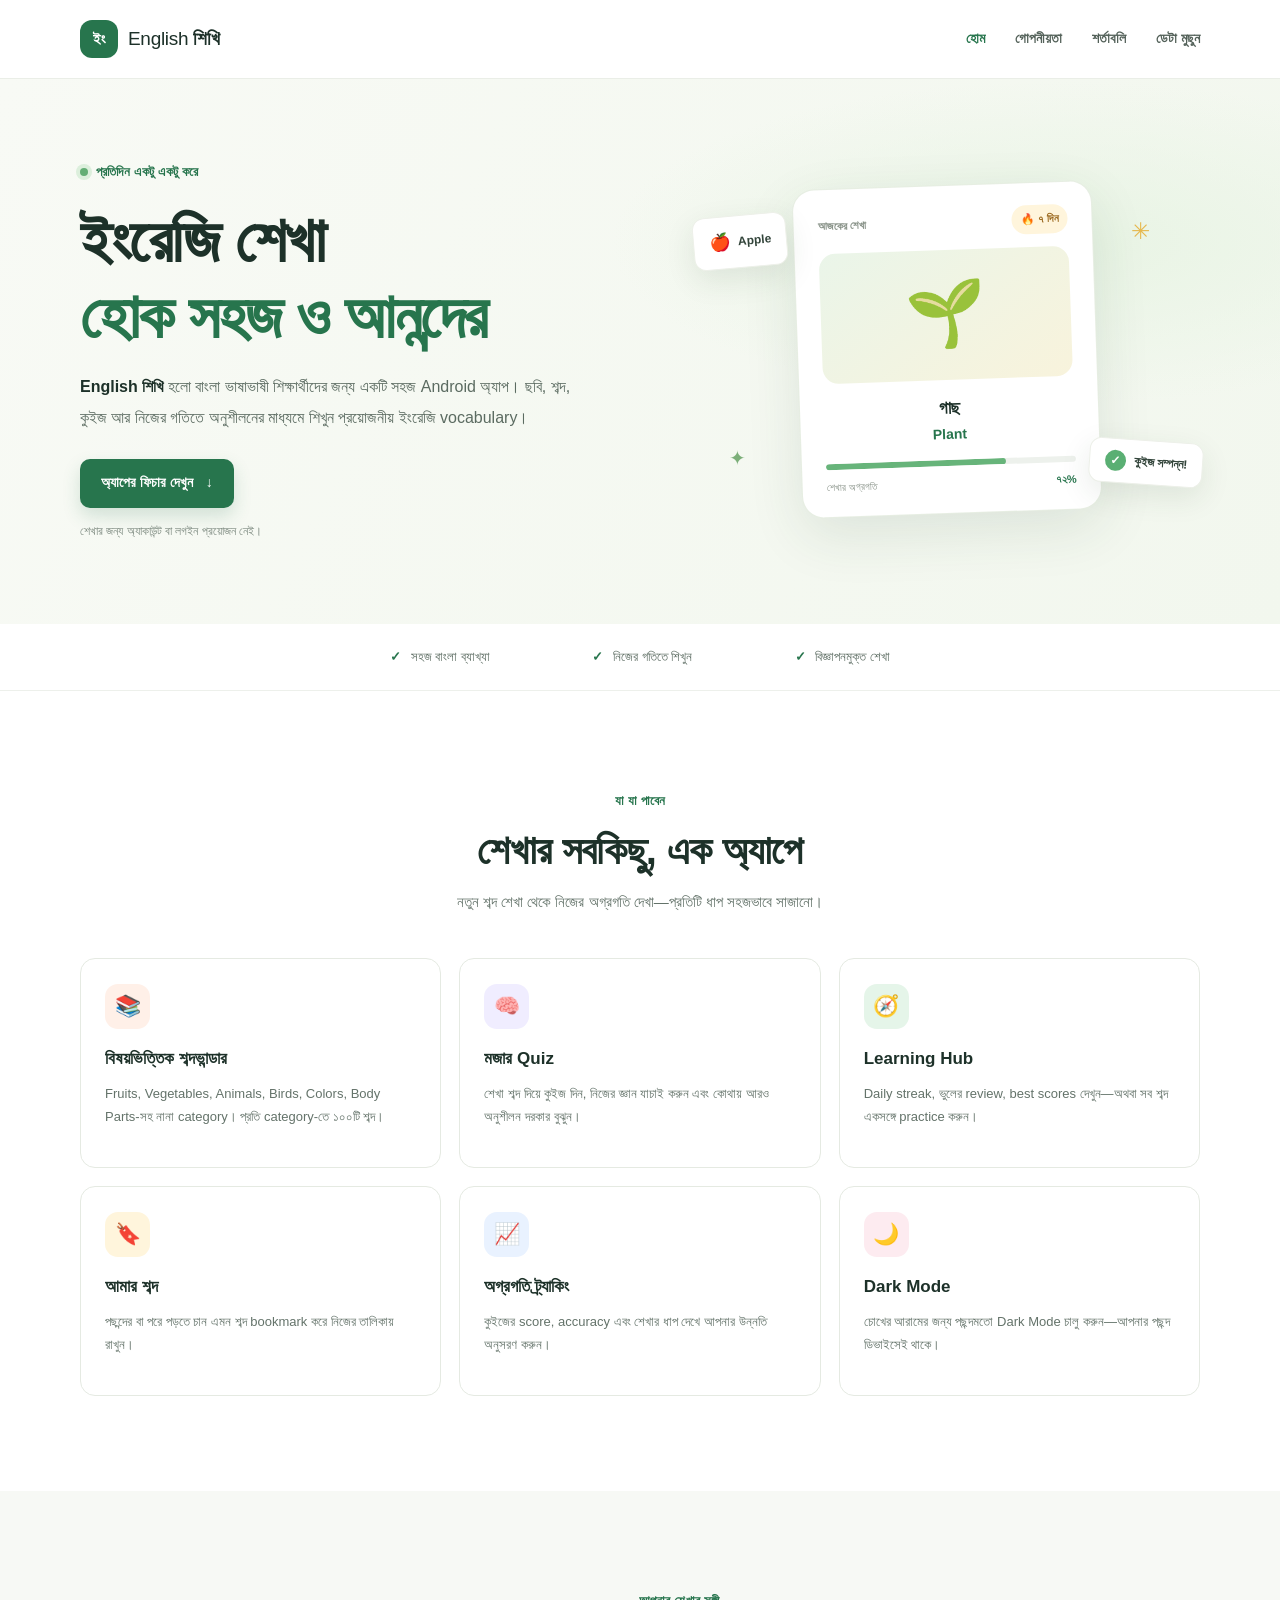
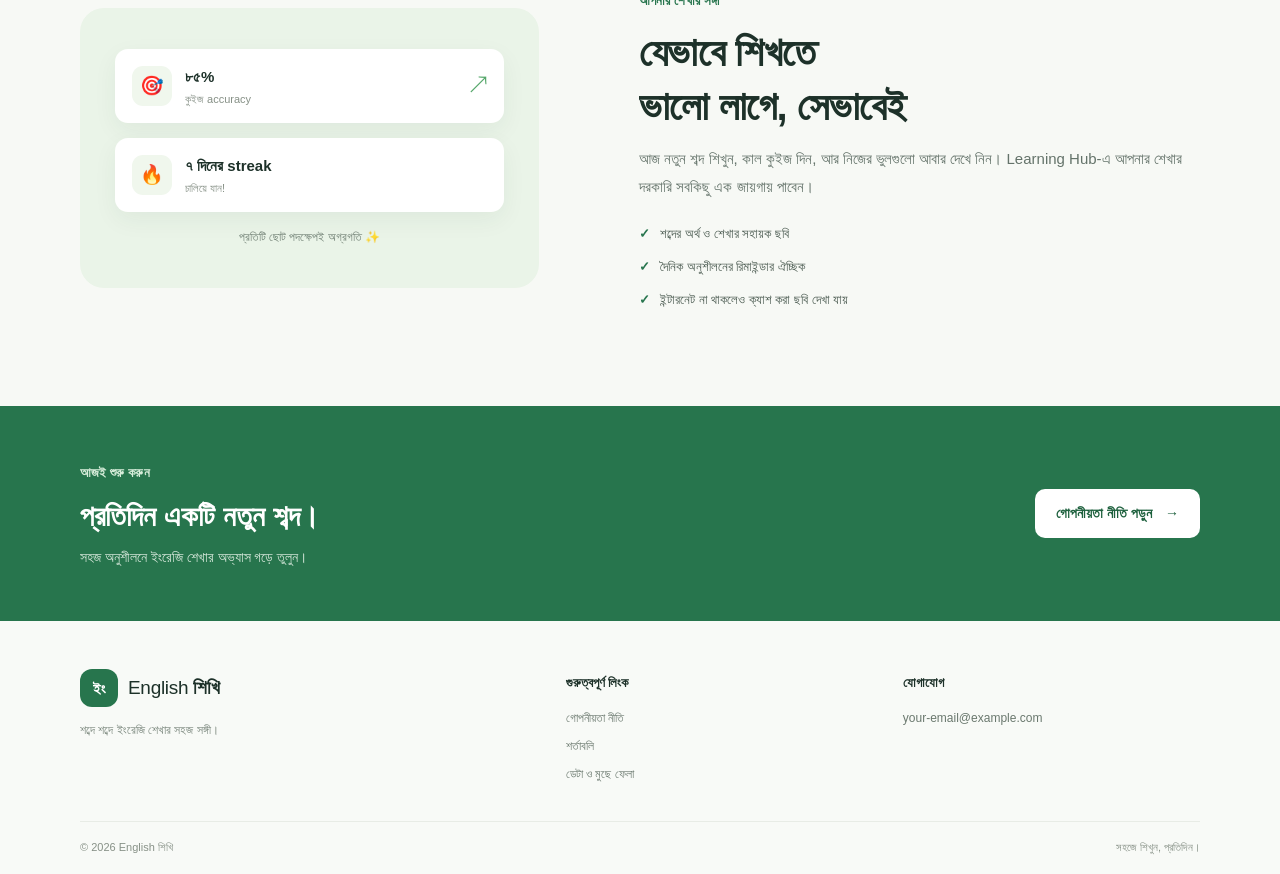
<file: index.html>
<!doctype html>
<html lang="bn">
<head>
  <meta charset="utf-8">
  <meta name="viewport" content="width=device-width, initial-scale=1">
  <meta name="theme-color" content="#f6f8f3">
  <meta name="description" content="English শিখি — প্রতিদিনের ইংরেজি শব্দ শেখা, কুইজ ও শেখার অগ্রগতি এক জায়গায়।">
  <title>English শিখি — সহজে শিখুন, প্রতিদিন</title>
  <link rel="stylesheet" href="styles.css">
  <script src="script.js" defer></script>
</head>
<body>
  <a class="skip-link" href="#main">মূল কনটেন্টে যান</a>
  <header class="site-header">
    <div class="container header-inner">
      <a class="brand" href="index.html" aria-label="English শিখি হোম">
        <span class="brand-mark" aria-hidden="true">ইং</span>
        <span>English <strong>শিখি</strong></span>
      </a>
      <button class="menu-toggle" type="button" aria-expanded="false" aria-controls="primary-nav" aria-label="মেনু খুলুন"><span></span><span></span><span></span></button>
      <nav class="primary-nav" id="primary-nav" aria-label="প্রধান নেভিগেশন">
        <a href="index.html" aria-current="page">হোম</a>
        <a href="privacy-policy.html">গোপনীয়তা</a>
        <a href="terms.html">শর্তাবলি</a>
        <a href="data-deletion.html">ডেটা মুছুন</a>
      </nav>
    </div>
  </header>
  <main id="main">
    <section class="hero">
      <div class="container hero-grid">
        <div class="hero-copy">
          <span class="eyebrow"><span class="eyebrow-dot"></span> প্রতিদিন একটু একটু করে</span>
          <h1>ইংরেজি শেখা<br><span class="text-accent">হোক সহজ ও আনন্দের</span></h1>
          <p class="hero-description"><strong>English শিখি</strong> হলো বাংলা ভাষাভাষী শিক্ষার্থীদের জন্য একটি সহজ Android অ্যাপ। ছবি, শব্দ, কুইজ আর নিজের গতিতে অনুশীলনের মাধ্যমে শিখুন প্রয়োজনীয় ইংরেজি vocabulary।</p>
          <a class="button button-primary" href="#features">অ্যাপের ফিচার দেখুন <span aria-hidden="true">↓</span></a>
          <p class="hero-note">শেখার জন্য অ্যাকাউন্ট বা লগইন প্রয়োজন নেই।</p>
        </div>
        <div class="hero-art" aria-label="শেখার কার্ডের অলংকারমূলক চিত্র">
          <div class="floating-chip chip-one"><span aria-hidden="true">🍎</span> Apple</div>
          <div class="learning-card">
            <div class="card-top"><span class="tiny-label">আজকের শেখা</span><span class="streak">🔥 ৭ দিন</span></div>
            <div class="big-emoji" aria-hidden="true">🌱</div>
            <p class="word-bengali">গাছ</p><p class="word-english">Plant</p>
            <div class="card-progress"><span></span></div>
            <div class="card-bottom"><span>শেখার অগ্রগতি</span><strong>৭২%</strong></div>
          </div>
          <div class="floating-chip chip-two"><span class="check-icon" aria-hidden="true">✓</span> কুইজ সম্পন্ন!</div>
          <span class="art-sparkle sparkle-one" aria-hidden="true">✳</span><span class="art-sparkle sparkle-two" aria-hidden="true">✦</span>
        </div>
      </div>
    </section>
    <section class="trust-strip" aria-label="অ্যাপের বৈশিষ্ট্য">
      <div class="container trust-inner"><span><b>✓</b> সহজ বাংলা ব্যাখ্যা</span><span><b>✓</b> নিজের গতিতে শিখুন</span><span><b>✓</b> বিজ্ঞাপনমুক্ত শেখা</span></div>
    </section>
    <section class="section features-section" id="features">
      <div class="container">
        <div class="section-heading"><span class="eyebrow">যা যা পাবেন</span><h2>শেখার সবকিছু, এক অ্যাপে</h2><p>নতুন শব্দ শেখা থেকে নিজের অগ্রগতি দেখা—প্রতিটি ধাপ সহজভাবে সাজানো।</p></div>
        <div class="feature-grid">
          <article class="feature-card"><span class="feature-icon icon-peach" aria-hidden="true">📚</span><h3>বিষয়ভিত্তিক শব্দভান্ডার</h3><p>Fruits, Vegetables, Animals, Birds, Colors, Body Parts-সহ নানা category। প্রতি category-তে ১০০টি শব্দ।</p></article>
          <article class="feature-card"><span class="feature-icon icon-lilac" aria-hidden="true">🧠</span><h3>মজার Quiz</h3><p>শেখা শব্দ দিয়ে কুইজ দিন, নিজের জ্ঞান যাচাই করুন এবং কোথায় আরও অনুশীলন দরকার বুঝুন।</p></article>
          <article class="feature-card"><span class="feature-icon icon-mint" aria-hidden="true">🧭</span><h3>Learning Hub</h3><p>Daily streak, ভুলের review, best scores দেখুন—অথবা সব শব্দ একসঙ্গে practice করুন।</p></article>
          <article class="feature-card"><span class="feature-icon icon-yellow" aria-hidden="true">🔖</span><h3>আমার শব্দ</h3><p>পছন্দের বা পরে পড়তে চান এমন শব্দ bookmark করে নিজের তালিকায় রাখুন।</p></article>
          <article class="feature-card"><span class="feature-icon icon-blue" aria-hidden="true">📈</span><h3>অগ্রগতি ট্র্যাকিং</h3><p>কুইজের score, accuracy এবং শেখার ধাপ দেখে আপনার উন্নতি অনুসরণ করুন।</p></article>
          <article class="feature-card"><span class="feature-icon icon-pink" aria-hidden="true">🌙</span><h3>Dark Mode</h3><p>চোখের আরামের জন্য পছন্দমতো Dark Mode চালু করুন—আপনার পছন্দ ডিভাইসেই থাকে।</p></article>
        </div>
      </div>
    </section>
    <section class="section learning-section">
      <div class="container learning-grid">
        <div class="learning-visual"><div class="mini-stat"><span class="mini-stat-icon" aria-hidden="true">🎯</span><div><strong>৮৫%</strong><small>কুইজ accuracy</small></div><span class="up-arrow" aria-hidden="true">↗</span></div><div class="mini-stat"><span class="mini-stat-icon" aria-hidden="true">🔥</span><div><strong>৭ দিনের streak</strong><small>চালিয়ে যান!</small></div></div><div class="visual-caption">প্রতিটি ছোট পদক্ষেপই অগ্রগতি ✨</div></div>
        <div class="learning-copy"><span class="eyebrow">আপনার শেখার সঙ্গী</span><h2>যেভাবে শিখতে<br>ভালো লাগে, সেভাবেই</h2><p>আজ নতুন শব্দ শিখুন, কাল কুইজ দিন, আর নিজের ভুলগুলো আবার দেখে নিন। Learning Hub-এ আপনার শেখার দরকারি সবকিছু এক জায়গায় পাবেন।</p><ul class="check-list"><li>শব্দের অর্থ ও শেখার সহায়ক ছবি</li><li>দৈনিক অনুশীলনের রিমাইন্ডার ঐচ্ছিক</li><li>ইন্টারনেট না থাকলেও ক্যাশ করা ছবি দেখা যায়</li></ul></div>
      </div>
    </section>
    <section class="cta-section"><div class="container cta-inner"><div><span class="eyebrow">আজই শুরু করুন</span><h2>প্রতিদিন একটি নতুন শব্দ।</h2><p>সহজ অনুশীলনে ইংরেজি শেখার অভ্যাস গড়ে তুলুন।</p></div><a class="button button-light" href="privacy-policy.html">গোপনীয়তা নীতি পড়ুন <span aria-hidden="true">→</span></a></div></section>
  </main>
  <footer class="site-footer"><div class="container"><div class="footer-main"><div class="footer-brand"><a class="brand" href="index.html"><span class="brand-mark" aria-hidden="true">ইং</span><span>English <strong>শিখি</strong></span></a><p>শব্দে শব্দে ইংরেজি শেখার সহজ সঙ্গী।</p></div><div class="footer-links"><h2>গুরুত্বপূর্ণ লিংক</h2><a href="privacy-policy.html">গোপনীয়তা নীতি</a><a href="terms.html">শর্তাবলি</a><a href="data-deletion.html">ডেটা ও মুছে ফেলা</a></div><div class="footer-links"><h2>যোগাযোগ</h2><a href="mailto:your-email@example.com">your-email@example.com</a></div></div><div class="footer-bottom"><span>© <span data-year>2026</span> English শিখি</span><span>সহজে শিখুন, প্রতিদিন।</span></div></div></footer>
</body>
</html>
</file>
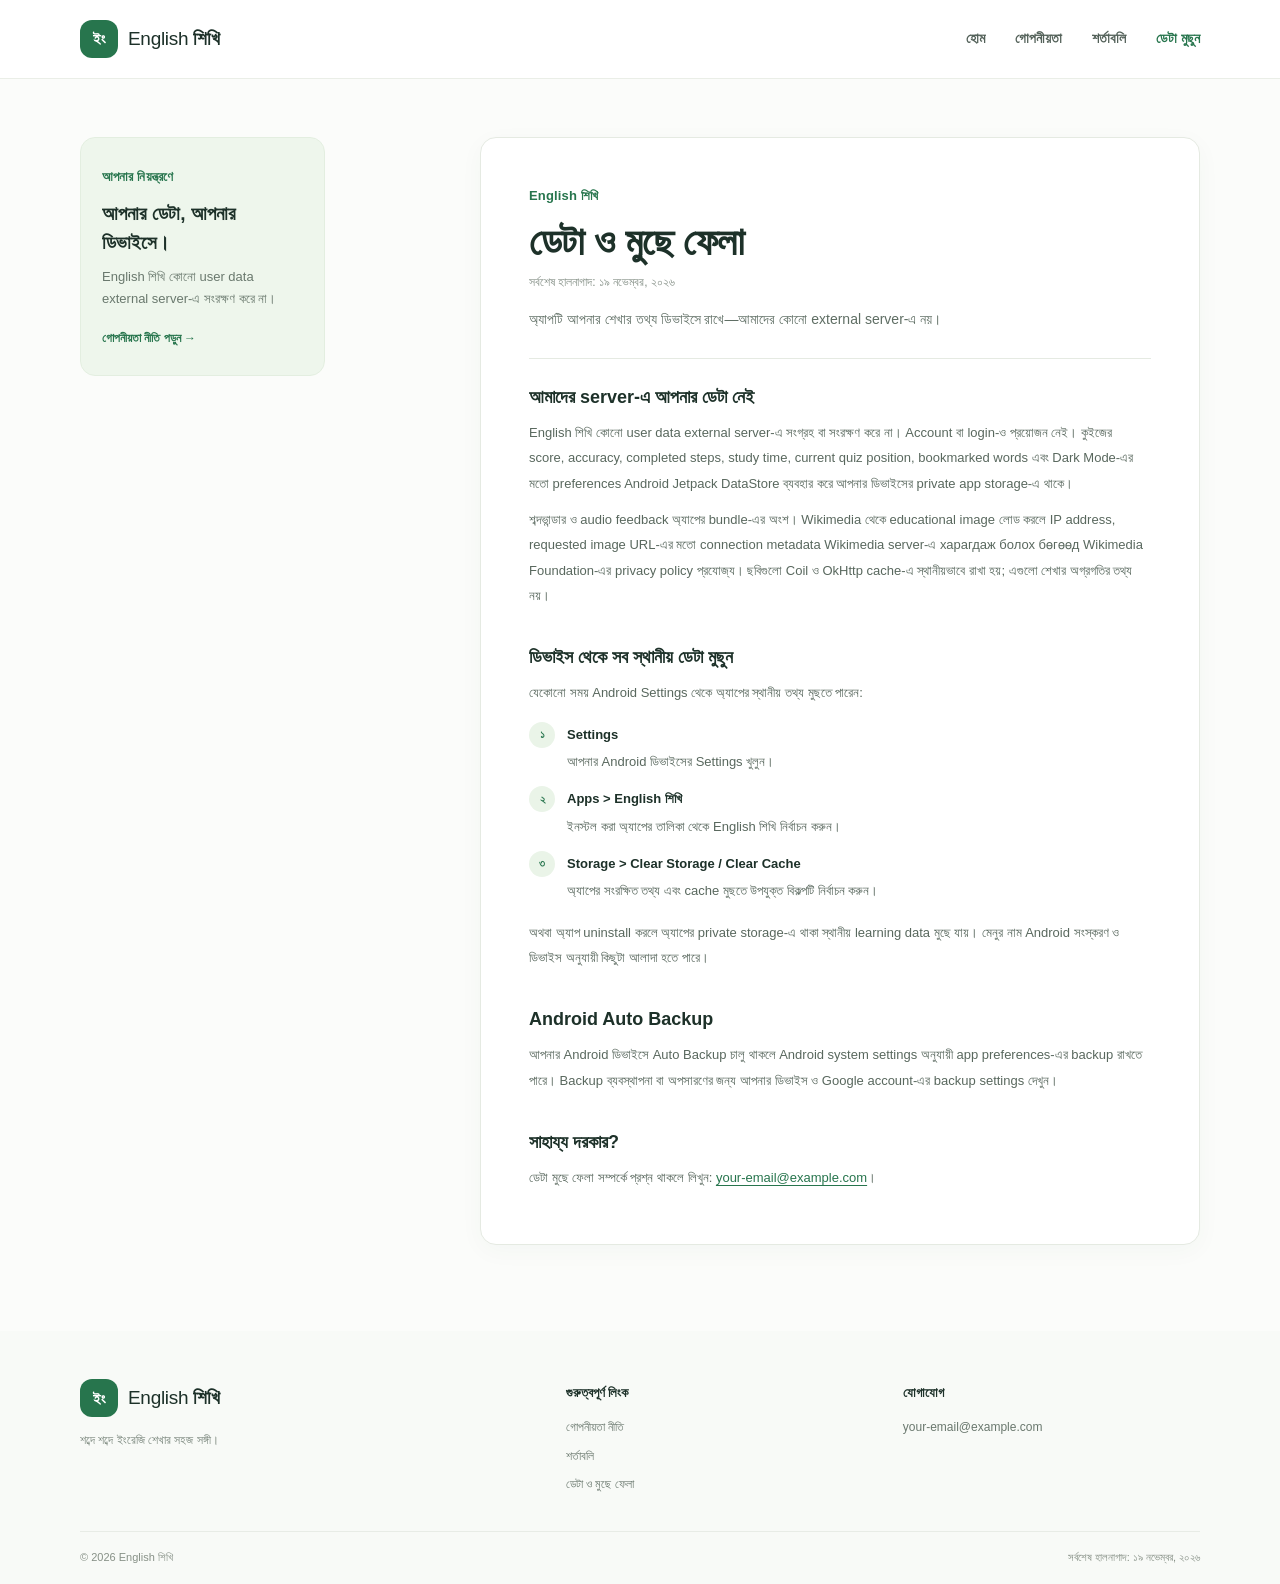
<file: data-deletion.html>
<!doctype html>
<html lang="bn">
<head>
  <meta charset="utf-8">
  <meta name="viewport" content="width=device-width, initial-scale=1">
  <meta name="theme-color" content="#f6f8f3">
  <meta name="description" content="English শিখি অ্যাপে সংরক্ষিত স্থানীয় ডেটা কীভাবে মুছবেন জানুন।">
  <title>ডেটা ও মুছে ফেলা — English শিখি</title>
  <link rel="stylesheet" href="styles.css">
  <script src="script.js" defer></script>
</head>
<body>
  <a class="skip-link" href="#main">মূল কনটেন্টে যান</a>
  <header class="site-header"><div class="container header-inner"><a class="brand" href="index.html" aria-label="English শিখি হোম"><span class="brand-mark" aria-hidden="true">ইং</span><span>English <strong>শিখি</strong></span></a><button class="menu-toggle" type="button" aria-expanded="false" aria-controls="primary-nav" aria-label="মেনু খুলুন"><span></span><span></span><span></span></button><nav class="primary-nav" id="primary-nav" aria-label="প্রধান নেভিগেশন"><a href="index.html">হোম</a><a href="privacy-policy.html">গোপনীয়তা</a><a href="terms.html">শর্তাবলি</a><a href="data-deletion.html" aria-current="page">ডেটা মুছুন</a></nav></div></header>
  <main id="main" class="legal-main"><div class="container legal-layout"><aside class="legal-aside"><span class="eyebrow">আপনার নিয়ন্ত্রণে</span><h2>আপনার ডেটা, আপনার ডিভাইসে।</h2><p>English শিখি কোনো user data external server-এ সংরক্ষণ করে না।</p><a href="privacy-policy.html">গোপনীয়তা নীতি পড়ুন →</a></aside><article class="legal-content"><div class="legal-heading"><span class="eyebrow">English শিখি</span><h1>ডেটা ও মুছে ফেলা</h1><p class="updated">সর্বশেষ হালনাগাদ: ১৯ নভেম্বর, ২০২৬</p><p>অ্যাপটি আপনার শেখার তথ্য ডিভাইসে রাখে—আমাদের কোনো external server-এ নয়।</p></div>
    <section class="legal-section"><h2>আমাদের server-এ আপনার ডেটা নেই</h2><p>English শিখি কোনো user data external server-এ সংগ্রহ বা সংরক্ষণ করে না। Account বা login-ও প্রয়োজন নেই। কুইজের score, accuracy, completed steps, study time, current quiz position, bookmarked words এবং Dark Mode-এর মতো preferences Android Jetpack DataStore ব্যবহার করে আপনার ডিভাইসের private app storage-এ থাকে।</p><p>শব্দভান্ডার ও audio feedback অ্যাপের bundle-এর অংশ। Wikimedia থেকে educational image লোড করলে IP address, requested image URL-এর মতো connection metadata Wikimedia server-এ харагдаж болох бөгөөд Wikimedia Foundation-এর privacy policy প্রযোজ্য। ছবিগুলো Coil ও OkHttp cache-এ স্থানীয়ভাবে রাখা হয়; এগুলো শেখার অগ্রগতির তথ্য নয়।</p></section>
    <section class="legal-section"><h2>ডিভাইস থেকে সব স্থানীয় ডেটা মুছুন</h2><p>যেকোনো সময় Android Settings থেকে অ্যাপের স্থানীয় তথ্য মুছতে পারেন:</p><ol class="steps-list"><li><span>১</span><div><strong>Settings</strong><p>আপনার Android ডিভাইসের Settings খুলুন।</p></div></li><li><span>২</span><div><strong>Apps &gt; English শিখি</strong><p>ইনস্টল করা অ্যাপের তালিকা থেকে English শিখি নির্বাচন করুন।</p></div></li><li><span>৩</span><div><strong>Storage &gt; Clear Storage / Clear Cache</strong><p>অ্যাপের সংরক্ষিত তথ্য এবং cache মুছতে উপযুক্ত বিকল্পটি নির্বাচন করুন।</p></div></li></ol><p>অথবা অ্যাপ uninstall করলে অ্যাপের private storage-এ থাকা স্থানীয় learning data মুছে যায়। মেনুর নাম Android সংস্করণ ও ডিভাইস অনুযায়ী কিছুটা আলাদা হতে পারে।</p></section>
    <section class="legal-section"><h2>Android Auto Backup</h2><p>আপনার Android ডিভাইসে Auto Backup চালু থাকলে Android system settings অনুযায়ী app preferences-এর backup রাখতে পারে। Backup ব্যবস্থাপনা বা অপসারণের জন্য আপনার ডিভাইস ও Google account-এর backup settings দেখুন।</p></section>
    <section class="legal-section"><h2>সাহায্য দরকার?</h2><p>ডেটা মুছে ফেলা সম্পর্কে প্রশ্ন থাকলে লিখুন: <a href="mailto:your-email@example.com">your-email@example.com</a>।</p></section>
  </article></div></main>
  <footer class="site-footer"><div class="container"><div class="footer-main"><div class="footer-brand"><a class="brand" href="index.html"><span class="brand-mark" aria-hidden="true">ইং</span><span>English <strong>শিখি</strong></span></a><p>শব্দে শব্দে ইংরেজি শেখার সহজ সঙ্গী।</p></div><div class="footer-links"><h2>গুরুত্বপূর্ণ লিংক</h2><a href="privacy-policy.html">গোপনীয়তা নীতি</a><a href="terms.html">শর্তাবলি</a><a href="data-deletion.html">ডেটা ও মুছে ফেলা</a></div><div class="footer-links"><h2>যোগাযোগ</h2><a href="mailto:your-email@example.com">your-email@example.com</a></div></div><div class="footer-bottom"><span>© <span data-year>2026</span> English শিখি</span><span>সর্বশেষ হালনাগাদ: ১৯ নভেম্বর, ২০২৬</span></div></div></footer>
</body>
</html>
</file>
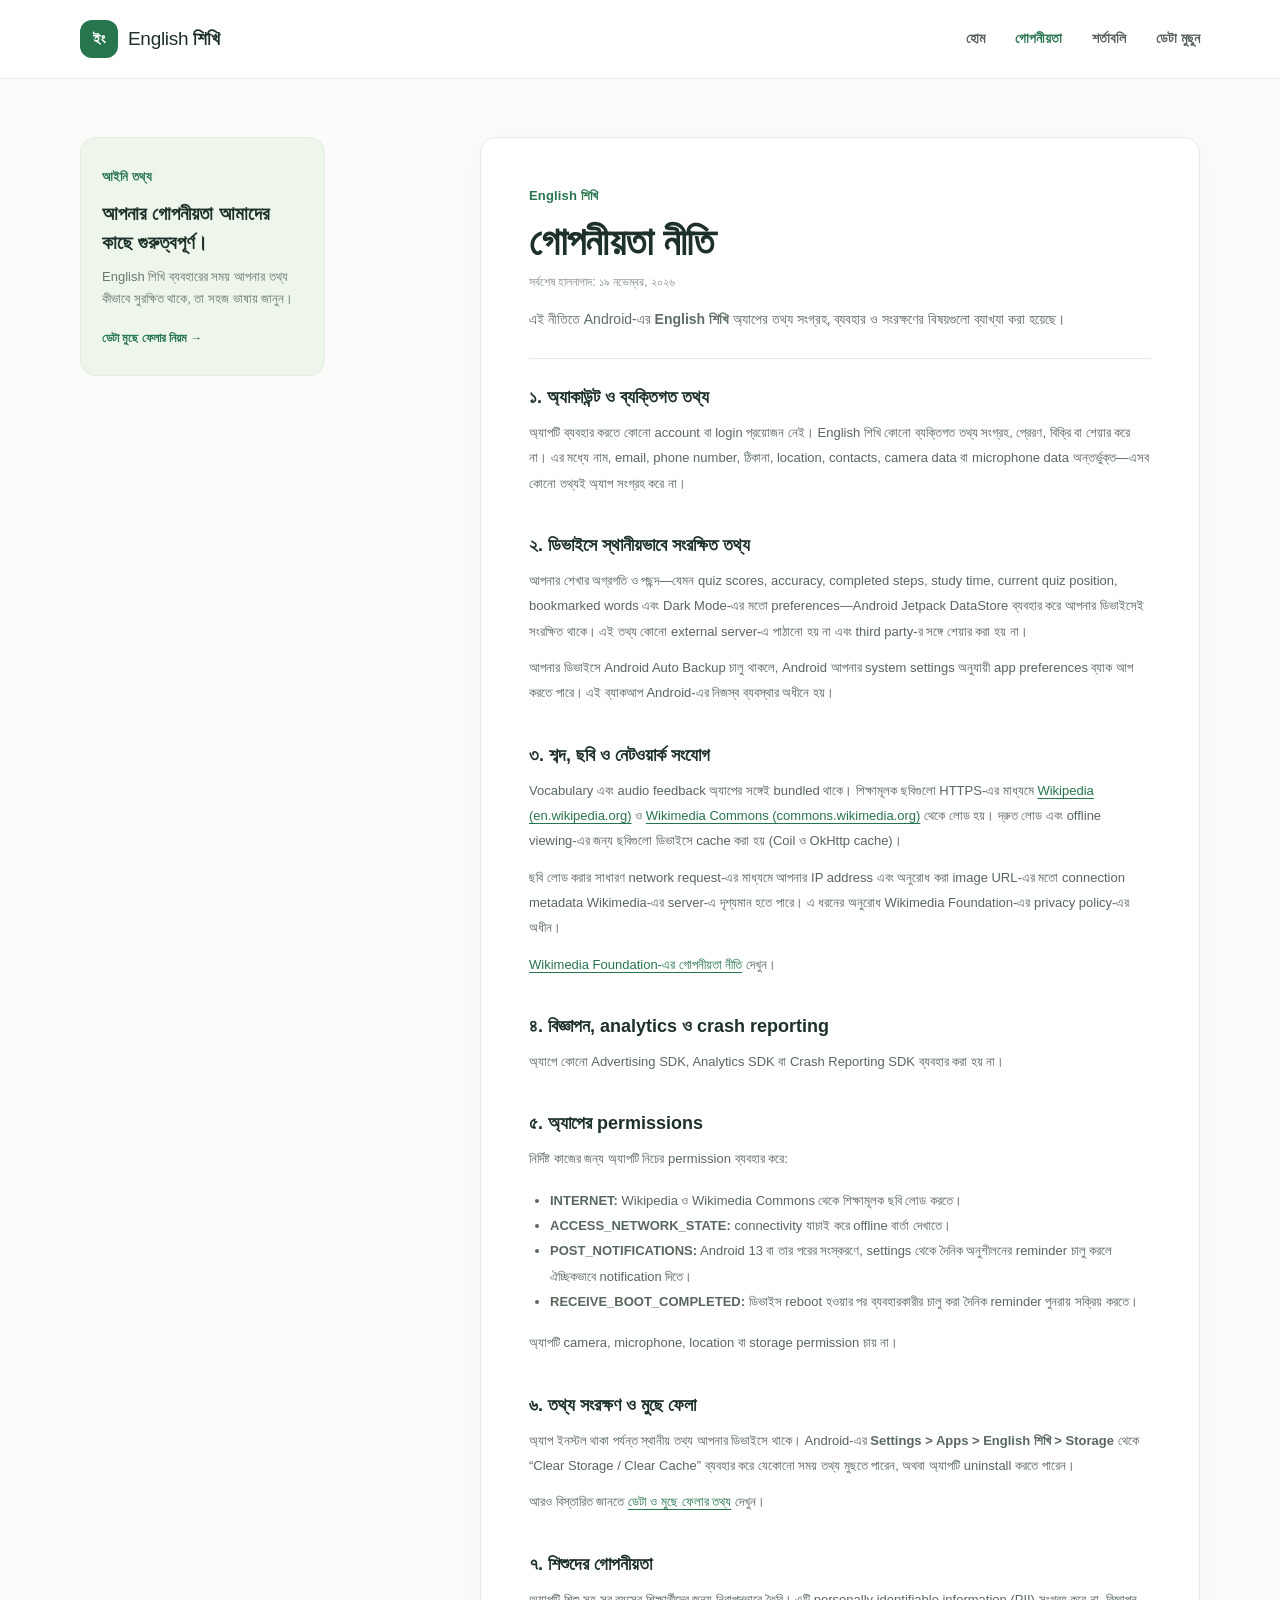
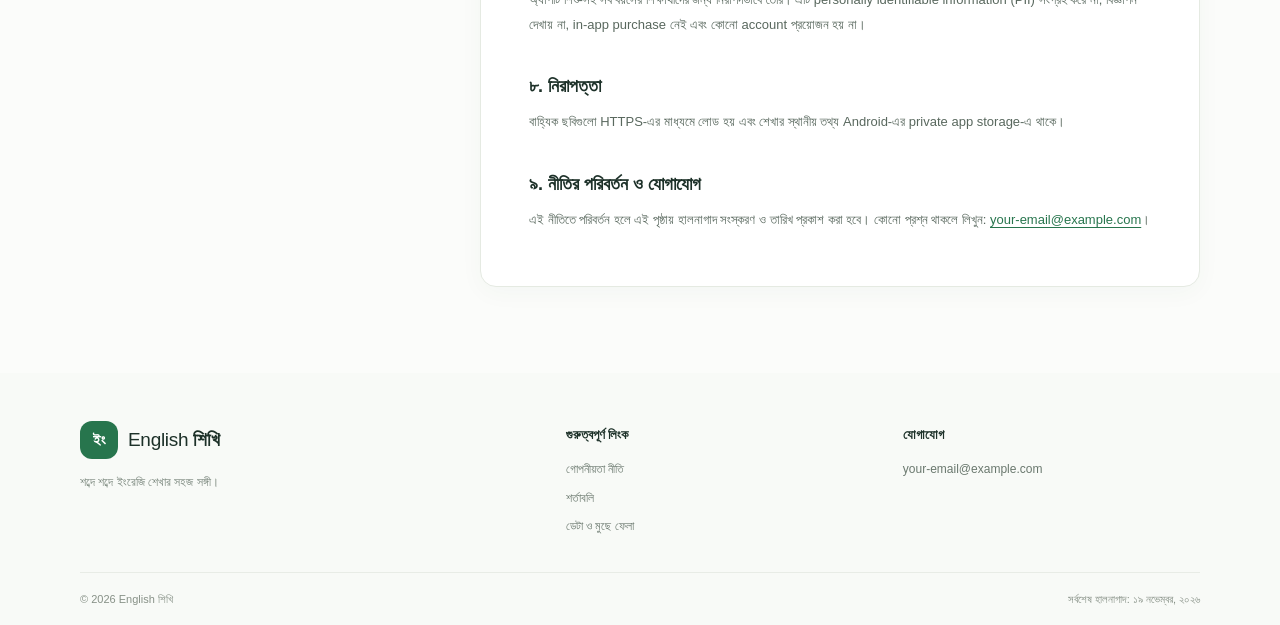
<file: privacy-policy.html>
<!doctype html>
<html lang="bn">
<head>
  <meta charset="utf-8">
  <meta name="viewport" content="width=device-width, initial-scale=1">
  <meta name="theme-color" content="#f6f8f3">
  <meta name="description" content="English শিখি অ্যাপের গোপনীয়তা নীতি — আপনার ডেটা কীভাবে ব্যবহৃত ও সংরক্ষিত হয় জানুন।">
  <title>গোপনীয়তা নীতি — English শিখি</title>
  <link rel="stylesheet" href="styles.css">
  <script src="script.js" defer></script>
</head>
<body>
  <a class="skip-link" href="#main">মূল কনটেন্টে যান</a>
  <header class="site-header"><div class="container header-inner"><a class="brand" href="index.html" aria-label="English শিখি হোম"><span class="brand-mark" aria-hidden="true">ইং</span><span>English <strong>শিখি</strong></span></a><button class="menu-toggle" type="button" aria-expanded="false" aria-controls="primary-nav" aria-label="মেনু খুলুন"><span></span><span></span><span></span></button><nav class="primary-nav" id="primary-nav" aria-label="প্রধান নেভিগেশন"><a href="index.html">হোম</a><a href="privacy-policy.html" aria-current="page">গোপনীয়তা</a><a href="terms.html">শর্তাবলি</a><a href="data-deletion.html">ডেটা মুছুন</a></nav></div></header>
  <main id="main" class="legal-main"><div class="container legal-layout"><aside class="legal-aside"><span class="eyebrow">আইনি তথ্য</span><h2>আপনার গোপনীয়তা আমাদের কাছে গুরুত্বপূর্ণ।</h2><p>English শিখি ব্যবহারের সময় আপনার তথ্য কীভাবে সুরক্ষিত থাকে, তা সহজ ভাষায় জানুন।</p><a href="data-deletion.html">ডেটা মুছে ফেলার নিয়ম →</a></aside><article class="legal-content"><div class="legal-heading"><span class="eyebrow">English শিখি</span><h1>গোপনীয়তা নীতি</h1><p class="updated">সর্বশেষ হালনাগাদ: ১৯ নভেম্বর, ২০২৬</p><p>এই নীতিতে Android-এর <strong>English শিখি</strong> অ্যাপের তথ্য সংগ্রহ, ব্যবহার ও সংরক্ষণের বিষয়গুলো ব্যাখ্যা করা হয়েছে।</p></div>
    <section class="legal-section"><h2>১. অ্যাকাউন্ট ও ব্যক্তিগত তথ্য</h2><p>অ্যাপটি ব্যবহার করতে কোনো account বা login প্রয়োজন নেই। English শিখি কোনো ব্যক্তিগত তথ্য সংগ্রহ, প্রেরণ, বিক্রি বা শেয়ার করে না। এর মধ্যে নাম, email, phone number, ঠিকানা, location, contacts, camera data বা microphone data অন্তর্ভুক্ত—এসব কোনো তথ্যই অ্যাপ সংগ্রহ করে না।</p></section>
    <section class="legal-section"><h2>২. ডিভাইসে স্থানীয়ভাবে সংরক্ষিত তথ্য</h2><p>আপনার শেখার অগ্রগতি ও পছন্দ—যেমন quiz scores, accuracy, completed steps, study time, current quiz position, bookmarked words এবং Dark Mode-এর মতো preferences—Android Jetpack DataStore ব্যবহার করে আপনার ডিভাইসেই সংরক্ষিত থাকে। এই তথ্য কোনো external server-এ পাঠানো হয় না এবং third party-র সঙ্গে শেয়ার করা হয় না।</p><p>আপনার ডিভাইসে Android Auto Backup চালু থাকলে, Android আপনার system settings অনুযায়ী app preferences ব্যাক আপ করতে পারে। এই ব্যাকআপ Android-এর নিজস্ব ব্যবস্থার অধীনে হয়।</p></section>
    <section class="legal-section"><h2>৩. শব্দ, ছবি ও নেটওয়ার্ক সংযোগ</h2><p>Vocabulary এবং audio feedback অ্যাপের সঙ্গেই bundled থাকে। শিক্ষামূলক ছবিগুলো HTTPS-এর মাধ্যমে <a href="https://en.wikipedia.org/" target="_blank" rel="noopener noreferrer">Wikipedia (en.wikipedia.org)</a> ও <a href="https://commons.wikimedia.org/" target="_blank" rel="noopener noreferrer">Wikimedia Commons (commons.wikimedia.org)</a> থেকে লোড হয়। দ্রুত লোড এবং offline viewing-এর জন্য ছবিগুলো ডিভাইসে cache করা হয় (Coil ও OkHttp cache)।</p><p>ছবি লোড করার সাধারণ network request-এর মাধ্যমে আপনার IP address এবং অনুরোধ করা image URL-এর মতো connection metadata Wikimedia-এর server-এ দৃশ্যমান হতে পারে। এ ধরনের অনুরোধ Wikimedia Foundation-এর privacy policy-এর অধীন।</p><p><a href="https://foundation.wikimedia.org/wiki/Policy:Privacy_policy" target="_blank" rel="noopener noreferrer">Wikimedia Foundation-এর গোপনীয়তা নীতি</a> দেখুন।</p></section>
    <section class="legal-section"><h2>৪. বিজ্ঞাপন, analytics ও crash reporting</h2><p>অ্যাপে কোনো Advertising SDK, Analytics SDK বা Crash Reporting SDK ব্যবহার করা হয় না।</p></section>
    <section class="legal-section"><h2>৫. অ্যাপের permissions</h2><p>নির্দিষ্ট কাজের জন্য অ্যাপটি নিচের permission ব্যবহার করে:</p><ul><li><strong>INTERNET:</strong> Wikipedia ও Wikimedia Commons থেকে শিক্ষামূলক ছবি লোড করতে।</li><li><strong>ACCESS_NETWORK_STATE:</strong> connectivity যাচাই করে offline বার্তা দেখাতে।</li><li><strong>POST_NOTIFICATIONS:</strong> Android 13 বা তার পরের সংস্করণে, settings থেকে দৈনিক অনুশীলনের reminder চালু করলে ঐচ্ছিকভাবে notification দিতে।</li><li><strong>RECEIVE_BOOT_COMPLETED:</strong> ডিভাইস reboot হওয়ার পর ব্যবহারকারীর চালু করা দৈনিক reminder পুনরায় সক্রিয় করতে।</li></ul><p>অ্যাপটি camera, microphone, location বা storage permission চায় না।</p></section>
    <section class="legal-section"><h2>৬. তথ্য সংরক্ষণ ও মুছে ফেলা</h2><p>অ্যাপ ইনস্টল থাকা পর্যন্ত স্থানীয় তথ্য আপনার ডিভাইসে থাকে। Android-এর <strong>Settings &gt; Apps &gt; English শিখি &gt; Storage</strong> থেকে “Clear Storage / Clear Cache” ব্যবহার করে যেকোনো সময় তথ্য মুছতে পারেন, অথবা অ্যাপটি uninstall করতে পারেন।</p><p>আরও বিস্তারিত জানতে <a href="data-deletion.html">ডেটা ও মুছে ফেলার তথ্য</a> দেখুন।</p></section>
    <section class="legal-section"><h2>৭. শিশুদের গোপনীয়তা</h2><p>অ্যাপটি শিশু-সহ সব বয়সের শিক্ষার্থীদের জন্য নিরাপদভাবে তৈরি। এটি personally identifiable information (PII) সংগ্রহ করে না, বিজ্ঞাপন দেখায় না, in-app purchase নেই এবং কোনো account প্রয়োজন হয় না।</p></section>
    <section class="legal-section"><h2>৮. নিরাপত্তা</h2><p>বাহ্যিক ছবিগুলো HTTPS-এর মাধ্যমে লোড হয় এবং শেখার স্থানীয় তথ্য Android-এর private app storage-এ থাকে।</p></section>
    <section class="legal-section"><h2>৯. নীতির পরিবর্তন ও যোগাযোগ</h2><p>এই নীতিতে পরিবর্তন হলে এই পৃষ্ঠায় হালনাগাদ সংস্করণ ও তারিখ প্রকাশ করা হবে। কোনো প্রশ্ন থাকলে লিখুন: <a href="mailto:your-email@example.com">your-email@example.com</a>।</p></section>
  </article></div></main>
  <footer class="site-footer"><div class="container"><div class="footer-main"><div class="footer-brand"><a class="brand" href="index.html"><span class="brand-mark" aria-hidden="true">ইং</span><span>English <strong>শিখি</strong></span></a><p>শব্দে শব্দে ইংরেজি শেখার সহজ সঙ্গী।</p></div><div class="footer-links"><h2>গুরুত্বপূর্ণ লিংক</h2><a href="privacy-policy.html">গোপনীয়তা নীতি</a><a href="terms.html">শর্তাবলি</a><a href="data-deletion.html">ডেটা ও মুছে ফেলা</a></div><div class="footer-links"><h2>যোগাযোগ</h2><a href="mailto:your-email@example.com">your-email@example.com</a></div></div><div class="footer-bottom"><span>© <span data-year>2026</span> English শিখি</span><span>সর্বশেষ হালনাগাদ: ১৯ নভেম্বর, ২০২৬</span></div></div></footer>
</body>
</html>
</file>
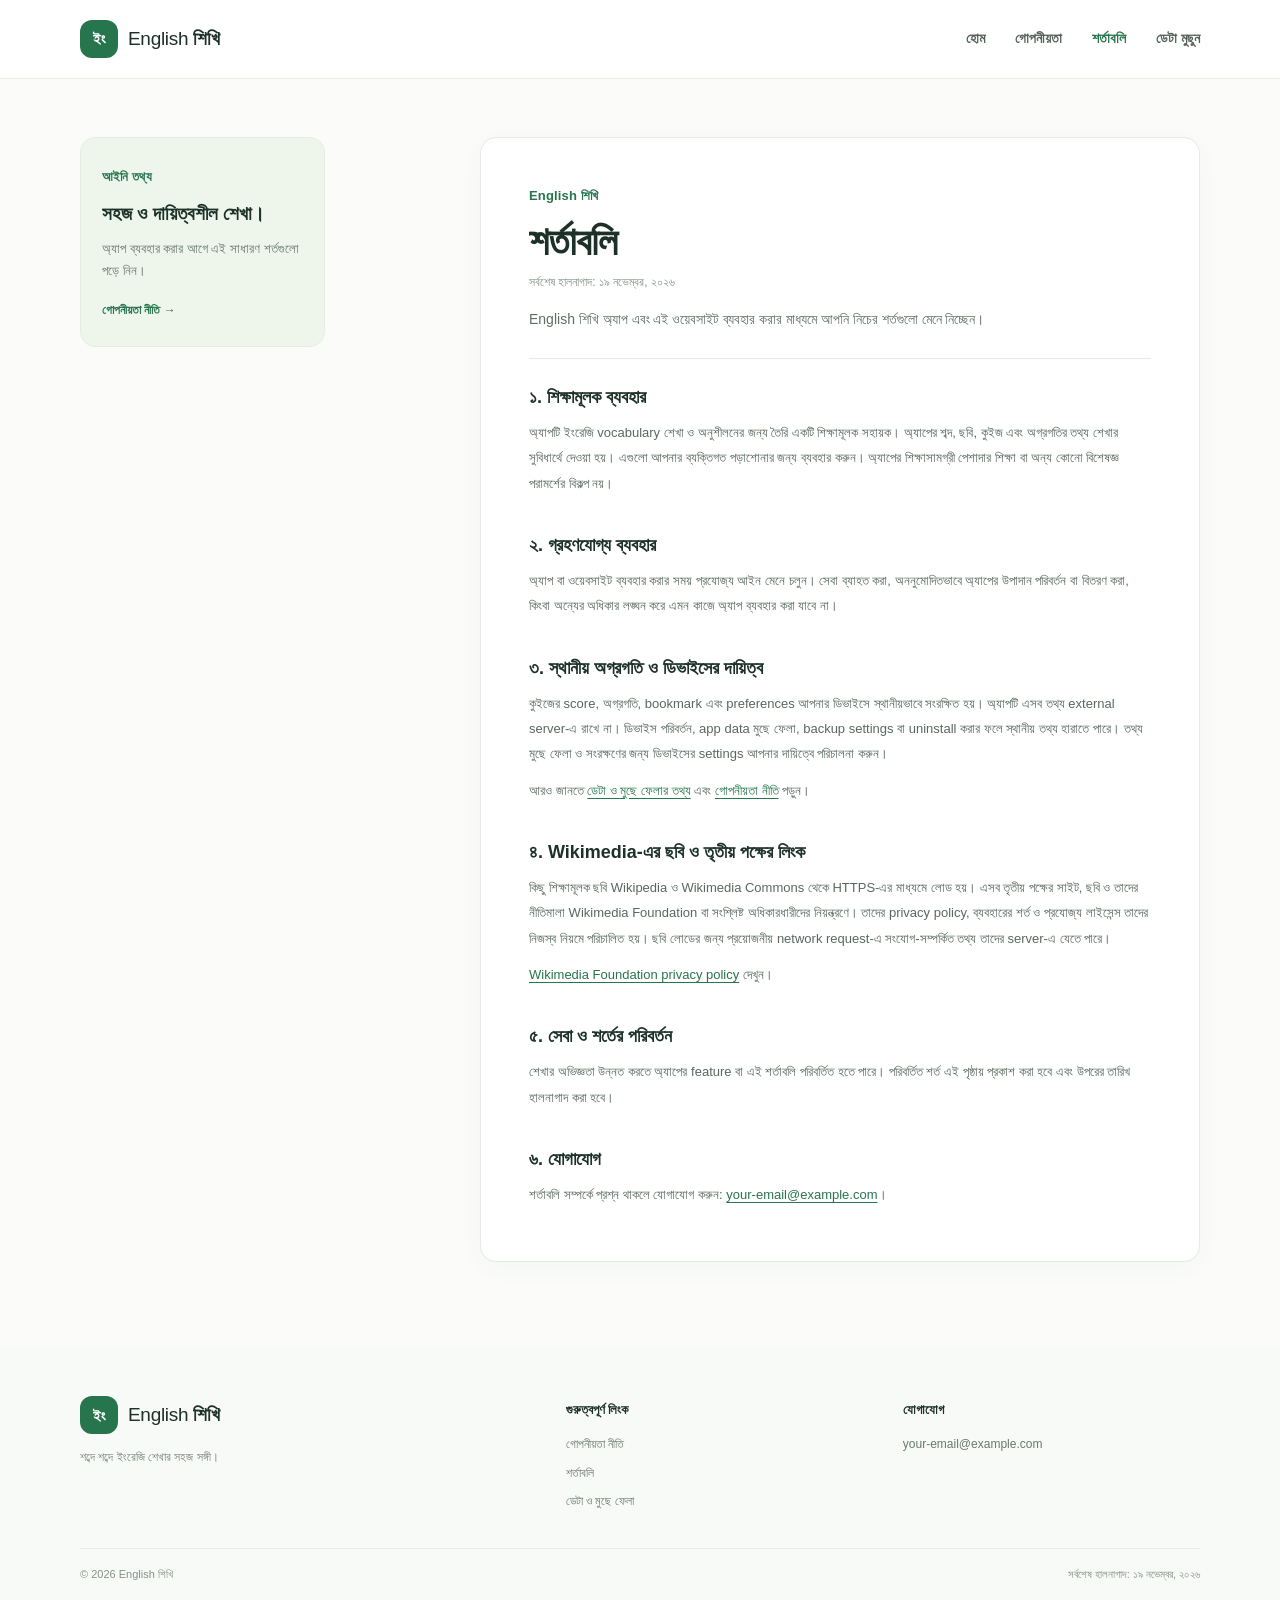
<file: terms.html>
<!doctype html>
<html lang="bn">
<head>
  <meta charset="utf-8">
  <meta name="viewport" content="width=device-width, initial-scale=1">
  <meta name="theme-color" content="#f6f8f3">
  <meta name="description" content="English শিখি অ্যাপ ব্যবহারের শর্তাবলি।">
  <title>শর্তাবলি — English শিখি</title>
  <link rel="stylesheet" href="styles.css">
  <script src="script.js" defer></script>
</head>
<body>
  <a class="skip-link" href="#main">মূল কনটেন্টে যান</a>
  <header class="site-header"><div class="container header-inner"><a class="brand" href="index.html" aria-label="English শিখি হোম"><span class="brand-mark" aria-hidden="true">ইং</span><span>English <strong>শিখি</strong></span></a><button class="menu-toggle" type="button" aria-expanded="false" aria-controls="primary-nav" aria-label="মেনু খুলুন"><span></span><span></span><span></span></button><nav class="primary-nav" id="primary-nav" aria-label="প্রধান নেভিগেশন"><a href="index.html">হোম</a><a href="privacy-policy.html">গোপনীয়তা</a><a href="terms.html" aria-current="page">শর্তাবলি</a><a href="data-deletion.html">ডেটা মুছুন</a></nav></div></header>
  <main id="main" class="legal-main"><div class="container legal-layout"><aside class="legal-aside"><span class="eyebrow">আইনি তথ্য</span><h2>সহজ ও দায়িত্বশীল শেখা।</h2><p>অ্যাপ ব্যবহার করার আগে এই সাধারণ শর্তগুলো পড়ে নিন।</p><a href="privacy-policy.html">গোপনীয়তা নীতি →</a></aside><article class="legal-content"><div class="legal-heading"><span class="eyebrow">English শিখি</span><h1>শর্তাবলি</h1><p class="updated">সর্বশেষ হালনাগাদ: ১৯ নভেম্বর, ২০২৬</p><p>English শিখি অ্যাপ এবং এই ওয়েবসাইট ব্যবহার করার মাধ্যমে আপনি নিচের শর্তগুলো মেনে নিচ্ছেন।</p></div>
    <section class="legal-section"><h2>১. শিক্ষামূলক ব্যবহার</h2><p>অ্যাপটি ইংরেজি vocabulary শেখা ও অনুশীলনের জন্য তৈরি একটি শিক্ষামূলক সহায়ক। অ্যাপের শব্দ, ছবি, কুইজ এবং অগ্রগতির তথ্য শেখার সুবিধার্থে দেওয়া হয়। এগুলো আপনার ব্যক্তিগত পড়াশোনার জন্য ব্যবহার করুন। অ্যাপের শিক্ষাসামগ্রী পেশাদার শিক্ষা বা অন্য কোনো বিশেষজ্ঞ পরামর্শের বিকল্প নয়।</p></section>
    <section class="legal-section"><h2>২. গ্রহণযোগ্য ব্যবহার</h2><p>অ্যাপ বা ওয়েবসাইট ব্যবহার করার সময় প্রযোজ্য আইন মেনে চলুন। সেবা ব্যাহত করা, অননুমোদিতভাবে অ্যাপের উপাদান পরিবর্তন বা বিতরণ করা, কিংবা অন্যের অধিকার লঙ্ঘন করে এমন কাজে অ্যাপ ব্যবহার করা যাবে না।</p></section>
    <section class="legal-section"><h2>৩. স্থানীয় অগ্রগতি ও ডিভাইসের দায়িত্ব</h2><p>কুইজের score, অগ্রগতি, bookmark এবং preferences আপনার ডিভাইসে স্থানীয়ভাবে সংরক্ষিত হয়। অ্যাপটি এসব তথ্য external server-এ রাখে না। ডিভাইস পরিবর্তন, app data মুছে ফেলা, backup settings বা uninstall করার ফলে স্থানীয় তথ্য হারাতে পারে। তথ্য মুছে ফেলা ও সংরক্ষণের জন্য ডিভাইসের settings আপনার দায়িত্বে পরিচালনা করুন।</p><p>আরও জানতে <a href="data-deletion.html">ডেটা ও মুছে ফেলার তথ্য</a> এবং <a href="privacy-policy.html">গোপনীয়তা নীতি</a> পড়ুন।</p></section>
    <section class="legal-section"><h2>৪. Wikimedia-এর ছবি ও তৃতীয় পক্ষের লিংক</h2><p>কিছু শিক্ষামূলক ছবি Wikipedia ও Wikimedia Commons থেকে HTTPS-এর মাধ্যমে লোড হয়। এসব তৃতীয় পক্ষের সাইট, ছবি ও তাদের নীতিমালা Wikimedia Foundation বা সংশ্লিষ্ট অধিকারধারীদের নিয়ন্ত্রণে। তাদের privacy policy, ব্যবহারের শর্ত ও প্রযোজ্য লাইসেন্স তাদের নিজস্ব নিয়মে পরিচালিত হয়। ছবি লোডের জন্য প্রয়োজনীয় network request-এ সংযোগ-সম্পর্কিত তথ্য তাদের server-এ যেতে পারে।</p><p><a href="https://foundation.wikimedia.org/wiki/Policy:Privacy_policy" target="_blank" rel="noopener noreferrer">Wikimedia Foundation privacy policy</a> দেখুন।</p></section>
    <section class="legal-section"><h2>৫. সেবা ও শর্তের পরিবর্তন</h2><p>শেখার অভিজ্ঞতা উন্নত করতে অ্যাপের feature বা এই শর্তাবলি পরিবর্তিত হতে পারে। পরিবর্তিত শর্ত এই পৃষ্ঠায় প্রকাশ করা হবে এবং উপরের তারিখ হালনাগাদ করা হবে।</p></section>
    <section class="legal-section"><h2>৬. যোগাযোগ</h2><p>শর্তাবলি সম্পর্কে প্রশ্ন থাকলে যোগাযোগ করুন: <a href="mailto:your-email@example.com">your-email@example.com</a>।</p></section>
  </article></div></main>
  <footer class="site-footer"><div class="container"><div class="footer-main"><div class="footer-brand"><a class="brand" href="index.html"><span class="brand-mark" aria-hidden="true">ইং</span><span>English <strong>শিখি</strong></span></a><p>শব্দে শব্দে ইংরেজি শেখার সহজ সঙ্গী।</p></div><div class="footer-links"><h2>গুরুত্বপূর্ণ লিংক</h2><a href="privacy-policy.html">গোপনীয়তা নীতি</a><a href="terms.html">শর্তাবলি</a><a href="data-deletion.html">ডেটা ও মুছে ফেলা</a></div><div class="footer-links"><h2>যোগাযোগ</h2><a href="mailto:your-email@example.com">your-email@example.com</a></div></div><div class="footer-bottom"><span>© <span data-year>2026</span> English শিখি</span><span>সর্বশেষ হালনাগাদ: ১৯ নভেম্বর, ২০২৬</span></div></div></footer>
</body>
</html>
</file>
<file: styles.css>
:root {
  color-scheme: light;
  --ink: #1d3129;
  --muted: #64736a;
  --green: #27754d;
  --green-dark: #1d603d;
  --green-soft: #e6f3e8;
  --paper: #f6f8f3;
  --white: #fff;
  --line: #e5eae2;
  --shadow: 0 18px 55px rgba(37, 71, 48, .11);
  font-family: "Noto Sans Bengali", "Hind Siliguri", "Segoe UI", sans-serif;
}
* { box-sizing: border-box; }
html { scroll-behavior: smooth; }
body { margin: 0; color: var(--ink); background: var(--white); line-height: 1.7; -webkit-font-smoothing: antialiased; }
a { color: var(--green); text-underline-offset: 3px; }
a:hover { color: var(--green-dark); }
button { font: inherit; }
.container { width: min(1120px, calc(100% - 48px)); margin-inline: auto; }
.skip-link { position: absolute; top: -60px; left: 16px; z-index: 20; padding: 10px 16px; color: white; background: var(--green-dark); border-radius: 8px; }
.skip-link:focus { top: 12px; }
.site-header { position: relative; z-index: 5; background: rgba(255,255,255,.94); border-bottom: 1px solid rgba(229,234,226,.8); }
.header-inner { min-height: 78px; display: flex; align-items: center; justify-content: space-between; gap: 30px; }
.brand { display: inline-flex; align-items: center; gap: 10px; color: var(--ink); text-decoration: none; font-size: 19px; font-weight: 500; letter-spacing: -.3px; }
.brand:hover { color: var(--green-dark); }
.brand strong { font-weight: 750; }
.brand-mark { width: 38px; height: 38px; display: grid; place-items: center; color: white; background: var(--green); border-radius: 12px; font-size: 15px; font-weight: 750; }
.primary-nav { display: flex; align-items: center; gap: 30px; }
.primary-nav a { color: #536159; text-decoration: none; font-size: 14px; font-weight: 600; transition: color .18s ease; }
.primary-nav a:hover, .primary-nav a[aria-current="page"] { color: var(--green); }
.menu-toggle { display: none; border: 0; background: transparent; padding: 8px; cursor: pointer; }
.menu-toggle span { display: block; width: 22px; height: 2px; margin: 5px 0; border-radius: 3px; background: var(--ink); }
.hero { overflow: hidden; background: radial-gradient(ellipse at 83% 30%, #e8f4e4 0, transparent 30%), linear-gradient(115deg, #f8faf5 0%, #f2f7ee 100%); }
.hero-grid { min-height: 545px; display: grid; grid-template-columns: 1.05fr .95fr; align-items: center; gap: 55px; padding-block: 74px 79px; }
.hero-copy { max-width: 580px; }
.eyebrow { display: inline-flex; align-items: center; gap: 8px; color: var(--green); font-size: 13px; font-weight: 750; letter-spacing: .15px; }
.eyebrow-dot { width: 8px; height: 8px; display: inline-block; border-radius: 50%; background: #64ae75; box-shadow: 0 0 0 4px #dcefdc; }
h1, h2, h3, p { margin-top: 0; }
.hero h1 { margin: 19px 0 17px; font-size: clamp(42px, 5.2vw, 63px); line-height: 1.2; letter-spacing: -2px; font-weight: 800; }
.text-accent { color: var(--green); }
.hero-description { max-width: 520px; margin-bottom: 25px; color: #5b6b61; font-size: 16px; line-height: 1.95; }
.hero-description strong { color: var(--ink); }
.button { min-height: 49px; display: inline-flex; align-items: center; justify-content: center; gap: 13px; padding: 0 21px; border-radius: 10px; text-decoration: none; font-size: 14px; font-weight: 700; transition: transform .18s ease, background .18s ease; }
.button:hover { transform: translateY(-2px); }
.button-primary { color: white; background: var(--green); box-shadow: 0 8px 18px rgba(39,117,77,.18); }
.button-primary:hover { color: white; background: var(--green-dark); }
.hero-note { margin: 13px 0 0; color: #7b887e; font-size: 12px; }
.hero-art { position: relative; min-height: 365px; display: grid; place-items: center; }
.learning-card { position: relative; z-index: 1; width: min(300px, 80%); padding: 22px 24px 20px; background: white; border: 1px solid rgba(225,234,220,.8); border-radius: 22px; box-shadow: var(--shadow); transform: rotate(-2deg); }
.card-top, .card-bottom { display: flex; align-items: center; justify-content: space-between; }
.tiny-label { color: #879187; font-size: 11px; font-weight: 650; }
.streak { padding: 5px 9px; color: #9a671c; background: #fff5dc; border-radius: 20px; font-size: 11px; font-weight: 700; }
.big-emoji { height: 130px; display: grid; place-items: center; margin-top: 13px; background: linear-gradient(145deg, #eaf5e9, #f8f3dc); border-radius: 16px; font-size: 65px; }
.word-bengali { margin: 13px 0 0; font-size: 18px; font-weight: 750; text-align: center; }
.word-english { margin: 0 0 13px; color: var(--green); font-size: 14px; font-weight: 700; text-align: center; }
.card-progress { height: 6px; overflow: hidden; background: #edf1ec; border-radius: 9px; }
.card-progress span { width: 72%; height: 100%; display: block; background: #67b47a; border-radius: inherit; }
.card-bottom { margin-top: 8px; color: #879187; font-size: 10px; }
.card-bottom strong { color: var(--green); font-size: 11px; }
.floating-chip { position: absolute; z-index: 2; display: flex; align-items: center; gap: 8px; padding: 11px 15px; color: #32443a; background: white; border: 1px solid #edf0e9; border-radius: 12px; box-shadow: 0 10px 30px rgba(35,67,44,.1); font-size: 12px; font-weight: 700; }
.chip-one { top: 48px; left: -1px; transform: rotate(-5deg); }.chip-one span { font-size: 17px; }
.chip-two { right: -3px; bottom: 47px; transform: rotate(4deg); }
.check-icon { width: 21px; height: 21px; display: grid; place-items: center; color: #fff; background: #5aaf73; border-radius: 50%; }
.art-sparkle { position: absolute; color: #e6b84e; }.sparkle-one { top: 45px; right: 50px; font-size: 23px; }.sparkle-two { bottom: 57px; left: 35px; color: #7caf79; font-size: 20px; }
.trust-strip { background: white; border-bottom: 1px solid #edf0eb; }
.trust-inner { min-height: 66px; display: flex; align-items: center; justify-content: center; gap: clamp(28px, 8vw, 110px); color: #5c6c62; font-size: 13px; }
.trust-inner b { margin-right: 6px; color: var(--green); }
.section { padding-block: 95px; }
.section-heading { max-width: 670px; margin: 0 auto 43px; text-align: center; }
.section-heading h2, .learning-copy h2 { margin: 10px 0 12px; font-size: clamp(29px, 3.8vw, 40px); line-height: 1.35; letter-spacing: -.7px; }
.section-heading p, .learning-copy > p { margin-bottom: 0; color: var(--muted); font-size: 15px; }
.feature-grid { display: grid; grid-template-columns: repeat(3, 1fr); gap: 18px; }
.feature-card { min-height: 210px; padding: 25px 24px; border: 1px solid var(--line); border-radius: 15px; background: white; transition: transform .2s ease, box-shadow .2s ease; }
.feature-card:hover { transform: translateY(-4px); box-shadow: 0 12px 30px rgba(37,71,48,.07); }
.feature-icon { width: 45px; height: 45px; display: grid; place-items: center; margin-bottom: 16px; border-radius: 13px; font-size: 21px; }
.icon-peach { background: #fff0e8; }.icon-lilac { background: #f0edff; }.icon-mint { background: #e5f5e9; }.icon-yellow { background: #fff5dc; }.icon-blue { background: #e9f2ff; }.icon-pink { background: #fdebf0; }
.feature-card h3 { margin-bottom: 8px; font-size: 17px; }
.feature-card p { margin-bottom: 0; color: var(--muted); font-size: 13px; line-height: 1.8; }
.learning-section { background: #f7f9f5; }
.learning-grid { display: grid; grid-template-columns: .9fr 1.1fr; align-items: center; gap: 100px; }
.learning-visual { position: relative; min-height: 280px; display: flex; flex-direction: column; justify-content: center; gap: 15px; padding: 35px; background: #eaf4e8; border-radius: 24px; }
.mini-stat { display: flex; align-items: center; gap: 13px; padding: 15px 17px; background: white; border-radius: 13px; box-shadow: 0 8px 24px rgba(37,71,48,.06); }
.mini-stat-icon { width: 40px; height: 40px; display: grid; place-items: center; background: #f0f7ed; border-radius: 11px; font-size: 19px; }
.mini-stat strong, .mini-stat small { display: block; }.mini-stat strong { font-size: 15px; }.mini-stat small { color: #879187; font-size: 11px; }.up-arrow { margin-left: auto; color: #55a76a; font-size: 21px; }
.visual-caption { color: #718075; font-size: 12px; text-align: center; }
.learning-copy h2 { margin-top: 12px; }.learning-copy > p { line-height: 1.9; }
.check-list { display: grid; gap: 11px; margin: 21px 0 0; padding: 0; list-style: none; color: #4c5c52; font-size: 13px; }
.check-list li::before { content: "✓"; margin-right: 10px; color: var(--green); font-weight: 800; }
.cta-section { padding-block: 52px; color: white; background: var(--green); }
.cta-inner { display: flex; align-items: center; justify-content: space-between; gap: 30px; }
.cta-section .eyebrow { color: #d7edda; }.cta-section h2 { margin: 7px 0 4px; font-size: 29px; }.cta-section p { margin: 0; color: #d9eadd; font-size: 14px; }
.button-light { flex-shrink: 0; color: var(--green-dark); background: white; }.button-light:hover { color: var(--green-dark); background: #eff8ed; }
.site-footer { padding-top: 48px; background: #f8faf7; }
.footer-main { display: grid; grid-template-columns: 1.5fr 1fr 1fr; gap: 40px; padding-bottom: 36px; }
.footer-brand p { margin: 13px 0 0; color: #78857b; font-size: 12px; }
.footer-links { display: flex; flex-direction: column; align-items: flex-start; gap: 8px; }
.footer-links h2 { margin: 3px 0 5px; font-size: 13px; }.footer-links a { color: #6a786e; font-size: 12px; text-decoration: none; }.footer-links a:hover { color: var(--green); text-decoration: underline; }
.footer-bottom { min-height: 53px; display: flex; align-items: center; justify-content: space-between; border-top: 1px solid #e8ece6; color: #879187; font-size: 11px; }
/* Legal pages */
.legal-main { padding: 58px 0 86px; background: #fbfcfa; }
.legal-layout { display: grid; grid-template-columns: 245px minmax(0, 720px); justify-content: space-between; align-items: start; gap: 72px; }
.legal-aside { position: sticky; top: 30px; padding: 24px 21px; background: #eef6ec; border: 1px solid #e3eee0; border-radius: 15px; }
.legal-aside h2 { margin: 11px 0 9px; font-size: 19px; line-height: 1.5; }.legal-aside p { margin-bottom: 13px; color: #69786d; font-size: 13px; }.legal-aside a { font-size: 12px; font-weight: 700; text-decoration: none; }
.legal-content { padding: 43px 48px; background: white; border: 1px solid var(--line); border-radius: 16px; box-shadow: 0 6px 24px rgba(37,71,48,.035); }
.legal-heading { padding-bottom: 25px; border-bottom: 1px solid var(--line); }.legal-heading h1 { margin: 8px 0 3px; font-size: clamp(31px, 4vw, 39px); line-height: 1.35; letter-spacing: -.8px; }.legal-heading > p:last-child { margin: 14px 0 0; color: #5f6e64; font-size: 14px; line-height: 1.9; }
.updated { margin: 0; color: #859087; font-size: 12px; }
.legal-section { padding-top: 25px; }.legal-section h2 { margin-bottom: 9px; font-size: 18px; line-height: 1.5; }.legal-section p, .legal-section li { color: #59685e; font-size: 13px; line-height: 1.95; }.legal-section p { margin-bottom: 11px; }.legal-section ul { padding-left: 21px; }.legal-section a { overflow-wrap: anywhere; }
.steps-list { display: grid; gap: 12px; padding: 0; list-style: none; }.steps-list li { display: flex; align-items: flex-start; gap: 12px; }.steps-list li > span { width: 26px; height: 26px; flex: 0 0 26px; display: grid; place-items: center; color: var(--green); background: #eaf4e8; border-radius: 50%; font-size: 11px; font-weight: 750; }.steps-list strong { color: var(--ink); }.steps-list p { margin: 2px 0 0; }
@media (max-width: 850px) {
  .hero-grid { gap: 20px; }.hero h1 { font-size: 50px; }.hero-art { min-height: 330px; }.chip-one { left: -15px; }.chip-two { right: -12px; }
  .feature-grid { grid-template-columns: repeat(2, 1fr); }.learning-grid { gap: 55px; }.legal-layout { grid-template-columns: 205px minmax(0, 1fr); gap: 28px; }.legal-content { padding: 35px 30px; }
}
@media (max-width: 640px) {
  .container { width: min(100% - 36px, 500px); }.header-inner { min-height: 68px; }.brand { font-size: 17px; }.brand-mark { width: 35px; height: 35px; }
  .menu-toggle { display: block; }.primary-nav { position: absolute; top: 100%; left: 0; right: 0; display: none; flex-direction: column; align-items: stretch; gap: 0; padding: 8px 18px 14px; background: white; border-bottom: 1px solid var(--line); box-shadow: 0 12px 18px rgba(37,71,48,.07); }.primary-nav.is-open { display: flex; }.primary-nav a { padding: 11px 7px; border-bottom: 1px solid #f0f2ee; }.primary-nav a:last-child { border-bottom: 0; }
  .hero-grid { min-height: auto; grid-template-columns: 1fr; gap: 12px; padding-block: 57px 34px; }.hero h1 { margin-top: 15px; font-size: clamp(39px, 10vw, 49px); }.hero-description { font-size: 14px; }.hero-art { min-height: 315px; }.learning-card { width: 260px; }.big-emoji { height: 110px; }.chip-one { top: 36px; left: 1px; }.chip-two { right: 0; bottom: 30px; }.sparkle-one { right: 30px; }
  .trust-inner { min-height: 0; flex-wrap: wrap; justify-content: flex-start; gap: 7px 21px; padding-block: 15px; font-size: 11px; }
  .section { padding-block: 66px; }.section-heading { margin-bottom: 29px; }.section-heading h2, .learning-copy h2 { font-size: 29px; }.section-heading p { font-size: 13px; }.feature-grid { grid-template-columns: 1fr; gap: 12px; }.feature-card { min-height: 0; padding: 20px; }.feature-icon { margin-bottom: 12px; }
  .learning-grid { grid-template-columns: 1fr; gap: 32px; }.learning-visual { min-height: 250px; padding: 24px; }.learning-copy h2 br { display: none; }.learning-copy > p { font-size: 14px; }
  .cta-inner { align-items: flex-start; flex-direction: column; gap: 21px; }.cta-section h2 { font-size: 25px; }
  .footer-main { grid-template-columns: 1fr 1fr; gap: 28px 18px; }.footer-brand { grid-column: 1 / -1; }.footer-bottom { align-items: flex-start; flex-direction: column; justify-content: center; gap: 1px; padding-block: 10px; }
  .legal-main { padding: 29px 0 55px; }.legal-layout { grid-template-columns: 1fr; gap: 18px; }.legal-aside { position: static; padding: 19px; }.legal-aside h2 { max-width: 360px; }.legal-content { padding: 27px 21px; }.legal-heading h1 { font-size: 32px; }.legal-heading > p:last-child { font-size: 13px; }.legal-section { padding-top: 21px; }.legal-section h2 { font-size: 16px; }.legal-section p, .legal-section li { font-size: 12.5px; }
}
@media (prefers-reduced-motion: reduce) { html { scroll-behavior: auto; } *, *::before, *::after { transition-duration: .01ms !important; animation-duration: .01ms !important; } }
</file>
